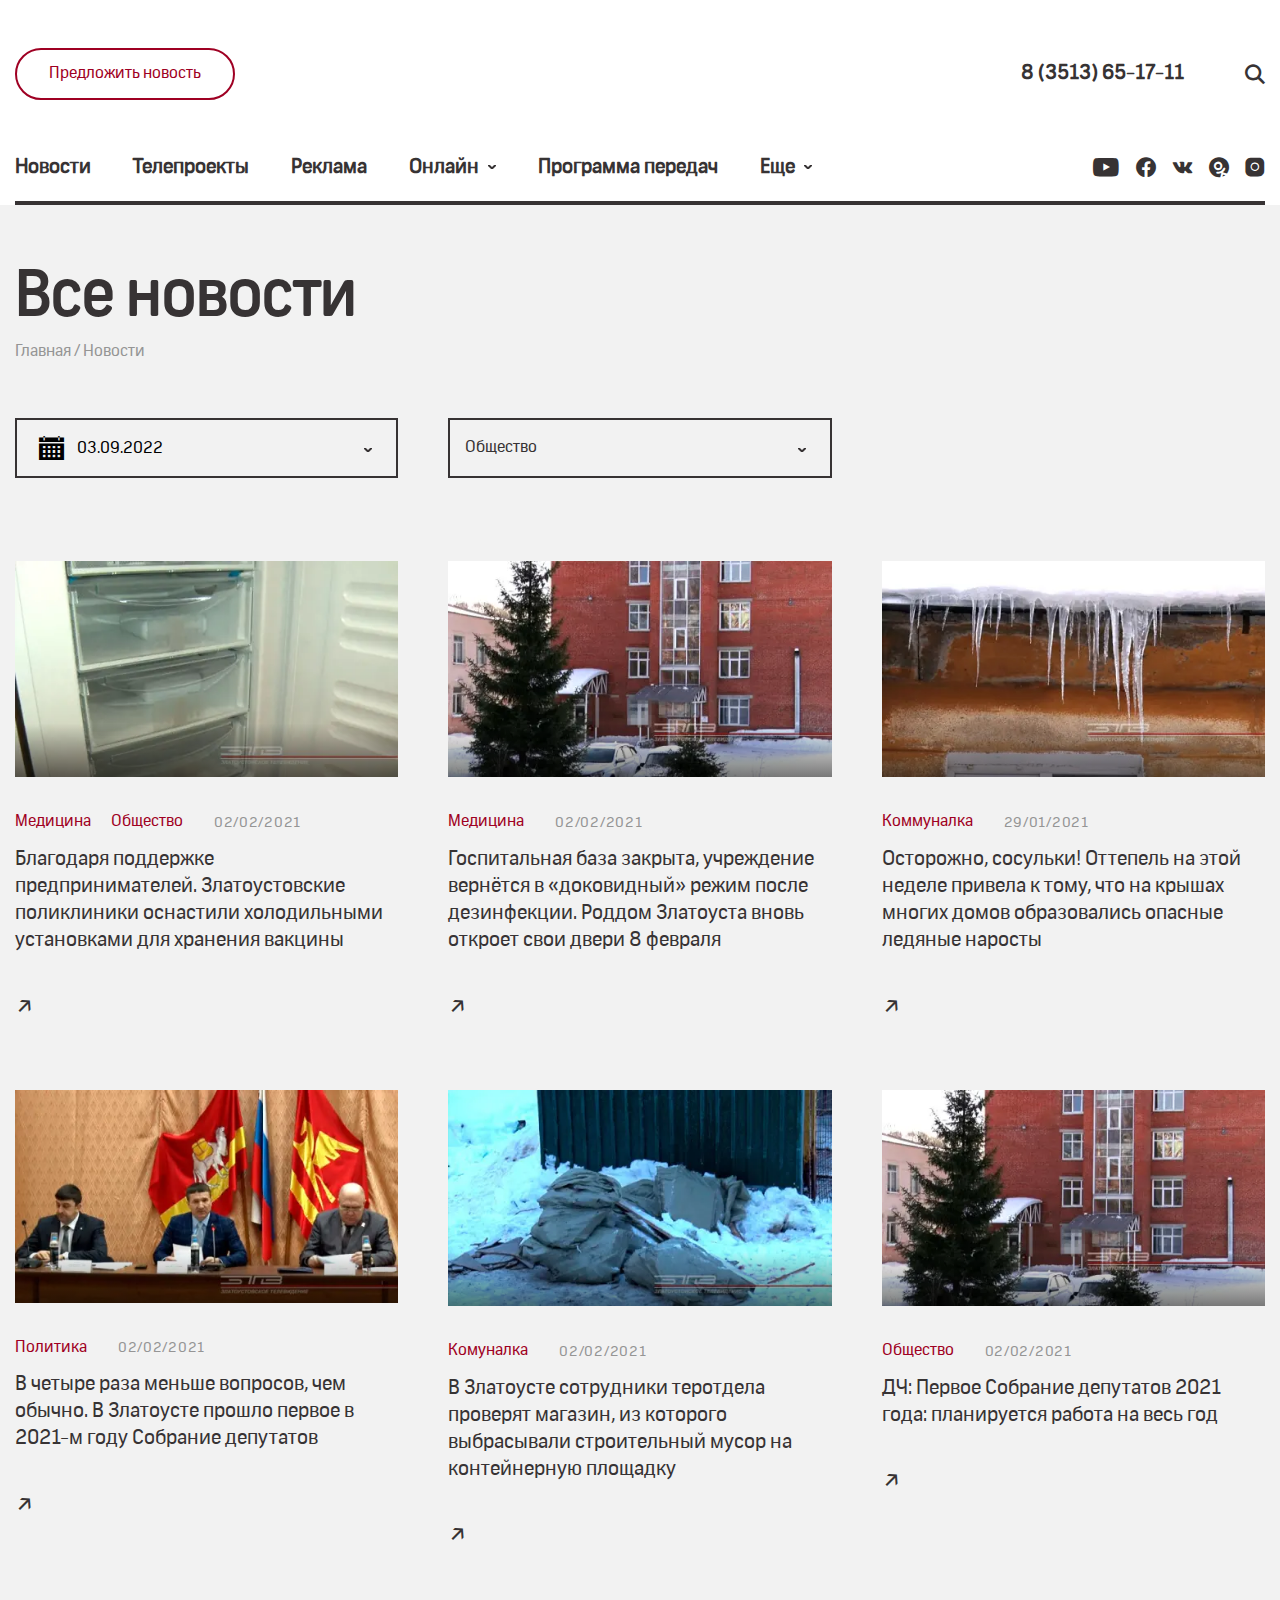
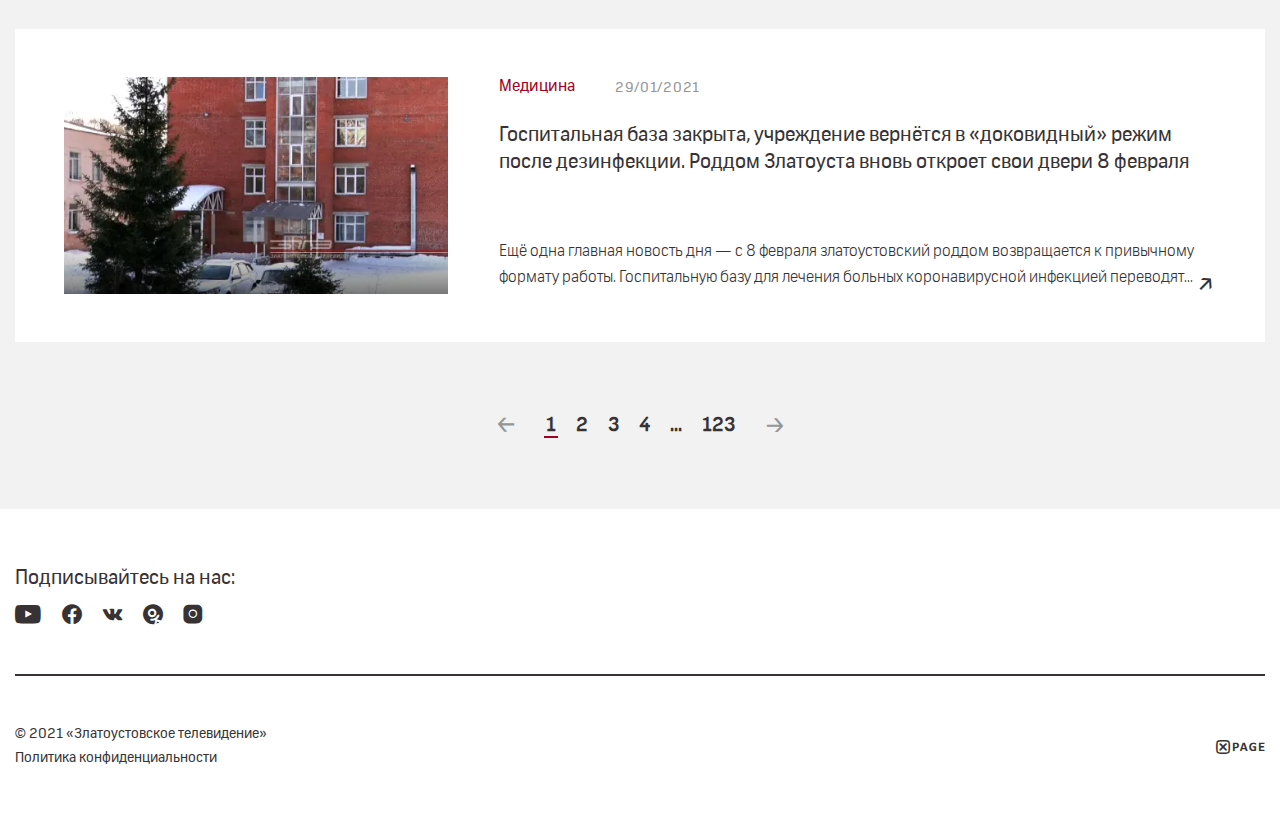
<file: index.html>
<!DOCTYPE html>
<html lang="ru">

<head>
	<title>Главная</title>
	<meta charset="UTF-8">
	<meta name="format-detection" content="telephone=no">
	<!-- <style>body{opacity: 0;}</style> -->
	<link rel="stylesheet" href="css/style.min.css?_v=20220904130216">
	<link rel="shortcut icon" href="favicon.ico">
	<!-- <meta name="robots" content="noindex, nofollow"> -->
	<meta name="viewport" content="width=device-width, initial-scale=1.0">
</head>

<body>
	<div class="wrapper">
		<header class="header">
			<div class="header__container">
				<div class="header__top top-header">
					<button type="submit" class="top-header_btn">Предложить новость</button>
					<div class="top-header__contacts">
						<a href="tel:83513651711" class="top-header__phone">8 (3513) 65-17-11</a>
						<button type="submit" class="top-header__search _icon-search"></button>
					</div>
				</div>
				<div class="header__main main-header">
					<nav class="main-header__navigation">
						<ul class="main-header__list" data-spollers>
							<li class="main-header__item"> <a href="#" class="main-header__link">Новости</a> </li>
							<li class="main-header__item"> <a href="#" class="main-header__link">Телепроекты</a> </li>
							<li class="main-header__item"> <a href="#" class="main-header__link">Реклама</a> </li>
							<li class="main-header__item"> <a href="#" class="main-header__link main-header__link_arrow" data-spoller>Онлайн</a>
								<ul class="main-header__sub-list">
									<li class="main-header__sub-item"><a href="#" class="main-header__sub-link">Спорт</a></li>
									<li class="main-header__sub-item"><a href="#" class="main-header__sub-link">Новости</a></li>
									<li class="main-header__sub-item"><a href="#" class="main-header__sub-link">Политика</a></li>
									<li class="main-header__sub-item"><a href="#" class="main-header__sub-link">Отдых</a></li>
								</ul>
							</li>
							<li class="main-header__item"> <a href="#" class="main-header__link">Программа передач</a></li>
							<li class="main-header__item"> <a href="#" class="main-header__link main-header__link_arrow" data-spoller>Еще</a>
								<ul class="main-header__sub-list">
									<li class="main-header__sub-item"><a href="#" class="main-header__sub-link">События</a></li>
									<li class="main-header__sub-item"><a href="#" class="main-header__sub-link">Акции</a></li>
									<li class="main-header__sub-item"><a href="#" class="main-header__sub-link">Криптовалюта</a></li>
									<li class="main-header__sub-item"><a href="#" class="main-header__sub-link">Инвестиции</a></li>
								</ul>
							</li>
						</ul>
					</nav>
					<div class="main-header__subscription">
						<div class="main-header__call">Подписывайтесь на нас:</div>
						<div class="main-header__socials">
							<a href="#" class="main-header__social _icon-youtube"></a>
							<a href="#" class="main-header__social _icon-facebook"></a>
							<a href="#" class="main-header__social _icon-vk"></a>
							<a href="#" class="main-header__social _icon-odnok"></a>
							<a href="#" class="main-header__social _icon-insta"></a>
						</div>
					</div>
					<button type="button" class="menu__icon icon-menu"><span></span></button>
				</div>

			</div>
		</header>

		<main class="page">
			<section class="page__main main-page">
				<div class="main-page__container">
					<h1 class="main-page__title">Все новости</h1>
					<div class="main-page__address">Главная / Новости </div>
					<div class="main-page__body">
						<form class="main-page__action">
							<div class="main-page__item _icon-kalendar">
								<input autocomplete="off" type="text" placeholder="03.09.2022" class="main-page__calendar " data-datepicker>
							</div>
							<div class="main-page__item">
								<select class="main-page__select" data-scroll>
									<option value="1" disabled>Медицина</option>
									<option value="2" selected>Общество</option>
									<option value="3">Коммуналка</option>
									<option value="4">Политика</option>
									<option value="5">Спорт</option>
									<option value="6">Вектор развития</option>
									<option value="7">Криптовалюта</option>
									<option value="8">Прогноз погоды</option>
								</select>
							</div>
						</form>
						<div class="main-page__news news-page">
							<article class="news-page__item">
								<a class="news-page__img" href="#"><picture><source srcset="img/main/01.webp" type="image/webp"><img src="img/main/01.jpg" alt="imgblog"></picture></a>
								<div class="news-page__tags">
									<a href="" class="news-page__category">Медицина</a>
									<a href="" class="news-page__category">Общество</a>
									<div class="news-page__data">02/02/2021</div>
								</div>
								<h2 class="news-page__heading">Благодаря поддержке предпринимателей. Златоустовские поликлиники оснастили холодильными установками для хранения вакцины</h2>
								<a href="#" class="news-page__link _icon-arrow-top"></a>
							</article>
							<article class="news-page__item">
								<a class="news-page__img" href="#"><picture><source srcset="img/main/02.webp" type="image/webp"><img src="img/main/02.jpg" alt="imgblog"></picture></a>
								<div class="news-page__tags">
									<a href="" class="news-page__category">Медицина</a>
									<div class="news-page__data">02/02/2021</div>
								</div>
								<h2 class="news-page__heading">Госпитальная база закрыта, учреждение вернётся в «доковидный» режим после дезинфекции. Роддом Златоуста вновь откроет свои двери 8 февраля</h2>
								<a href="#" class="news-page__link _icon-arrow-top"></a>
							</article>
							<article class="news-page__item">
								<a class="news-page__img" href="#"><picture><source srcset="img/main/03.webp" type="image/webp"><img src="img/main/03.jpg" alt="imgblog"></picture></a>
								<div class="news-page__tags">
									<a href="" class="news-page__category">Коммуналка</a>
									<div class="news-page__data">29/01/2021</div>
								</div>
								<h2 class="news-page__heading">Осторожно, сосульки! Оттепель на этой неделе привела к тому, что на крышах многих домов образовались опасные ледяные наросты</h2>
								<a href="#" class="news-page__link _icon-arrow-top"></a>
							</article>
							<article class="news-page__item">
								<a class="news-page__img" href="#"><picture><source srcset="img/main/04.webp" type="image/webp"><img src="img/main/04.jpg" alt="imgblog"></picture></a>
								<div class="news-page__tags">
									<a href="" class="news-page__category">Политика</a>
									<div class="news-page__data">02/02/2021</div>
								</div>
								<h2 class="news-page__heading">В четыре раза меньше вопросов, чем обычно. В Златоусте прошло первое в 2021-м году Собрание депутатов</h2>
								<a href="#" class="news-page__link _icon-arrow-top"></a>
							</article>
							<article class="news-page__item">
								<a class="news-page__img" href="#"><picture><source srcset="img/main/05.webp" type="image/webp"><img src="img/main/05.jpg" alt="imgblog"></picture></a>
								<div class="news-page__tags">
									<a href="" class="news-page__category">Комуналка</a>
									<div class="news-page__data">02/02/2021</div>
								</div>
								<h2 class="news-page__heading">В Златоусте сотрудники теротдела проверят магазин, из которого выбрасывали строительный мусор на контейнерную площадку</h2>
								<a href="#" class="news-page__link _icon-arrow-top"></a>
							</article>
							<article class="news-page__item">
								<a class="news-page__img" href="#"><picture><source srcset="img/main/06.webp" type="image/webp"><img src="img/main/06.jpg" alt="imgblog"></picture></a>
								<div class="news-page__tags">
									<a href="" class="news-page__category">Общество</a>
									<div class="news-page__data">02/02/2021</div>
								</div>
								<h2 class="news-page__heading">ДЧ: Первое Собрание депутатов 2021 года: планируется работа на весь год</h2>
								<a href="#" class="news-page__link _icon-arrow-top"></a>
							</article>
						</div>
					</div>
				</div>
			</section>
			<section class="main-page__bottom-news bottomnews-page">
				<div class="bottomnews-page__container">
					<div class="bottomnews-page__body">
						<a href="news.html" class="bottomnews-page__img"><picture><source srcset="img/main/02.webp" type="image/webp"><img src="img/main/02.jpg" alt="imgblog"></picture></a>
						<div class="bottomnews-page__content">
							<div class="bottomnews-page__tags">
								<div class="bottomnews-page__category">Медицина</div>
								<div class="bottomnews-page__data">29/01/2021</div>
							</div>
							<h2 class="bottomnews-page__heading">Госпитальная база закрыта, учреждение вернётся в «доковидный» режим после дезинфекции. Роддом Златоуста вновь откроет свои двери 8 февраля</h2>
							<div class="bottomnews-page__description">Ещё одна главная новость дня — с 8 февраля златоустовский роддом возвращается к привычному формату работы. Госпитальную базу для лечения больных коронавирусной инфекцией переводят...</div>
							<a href="news.html" class="bottomnews-page__link _icon-arrow-top"></a>
						</div>
					</div>
				</div>
			</section>
			<div class="main-page__number number-main">
				<div class="number-main__container">
					<div class="number-main__body">
						<a href="#" class="number-main__prev _icon-arrow"></a>
						<div class="number-main__numbers">
							<a href="#" class="number-main__number number-main__number_activ">1</a>
							<a href="#" class="number-main__number">2</a>
							<a href="#" class="number-main__number">3</a>
							<a href="#" class="number-main__number">4</a>
							<div class="number-main__numlist">...</div>
							<a href="#" class="number-main__number">123</a>
						</div>
						<a href="#" class="number-main__next _icon-arrow"></a>
					</div>
				</div>
			</div>
		</main>
		<footer class="footer">
			<div class="footer__container">
				<div class="footer__body">
					<div class="footer__subscription">
						<div class="footer__call">Подписывайтесь на нас:</div>
						<div class="footer__socials">
							<a href="" class="footer__social _icon-youtube"></a>
							<a href="" class="footer__social _icon-facebook"></a>
							<a href="" class="footer__social _icon-vk"></a>
							<a href="" class="footer__social _icon-odnok"></a>
							<a href="" class="footer__social _icon-insta"></a>
						</div>
					</div>
					<div class="footer__bottom">
						<div class="footer__copy">
							<div class="footer__copytext">© 2021 «Златоустовское телевидение»</div>
							<a href="#" class="footer__politika">Политика конфиденциальности</a>
						</div>
						<div class="footer__xpage _icon-xpage"></div>
					</div>
				</div>
			</div>
		</footer>
	</div>
	<!-- <div id="popup" aria-hidden="true" class="popup">
	<div class="popup__wrapper">
		<div class="popup__content">
			<button data-close type="button" class="popup__close">Закрыть</button>
			<div class="popup__text">
				Text
			</div>
		</div>
	</div>
</div> -->
	<script src="js/app.min.js?_v=20220904130216"></script>
</body>

</html>
</file>
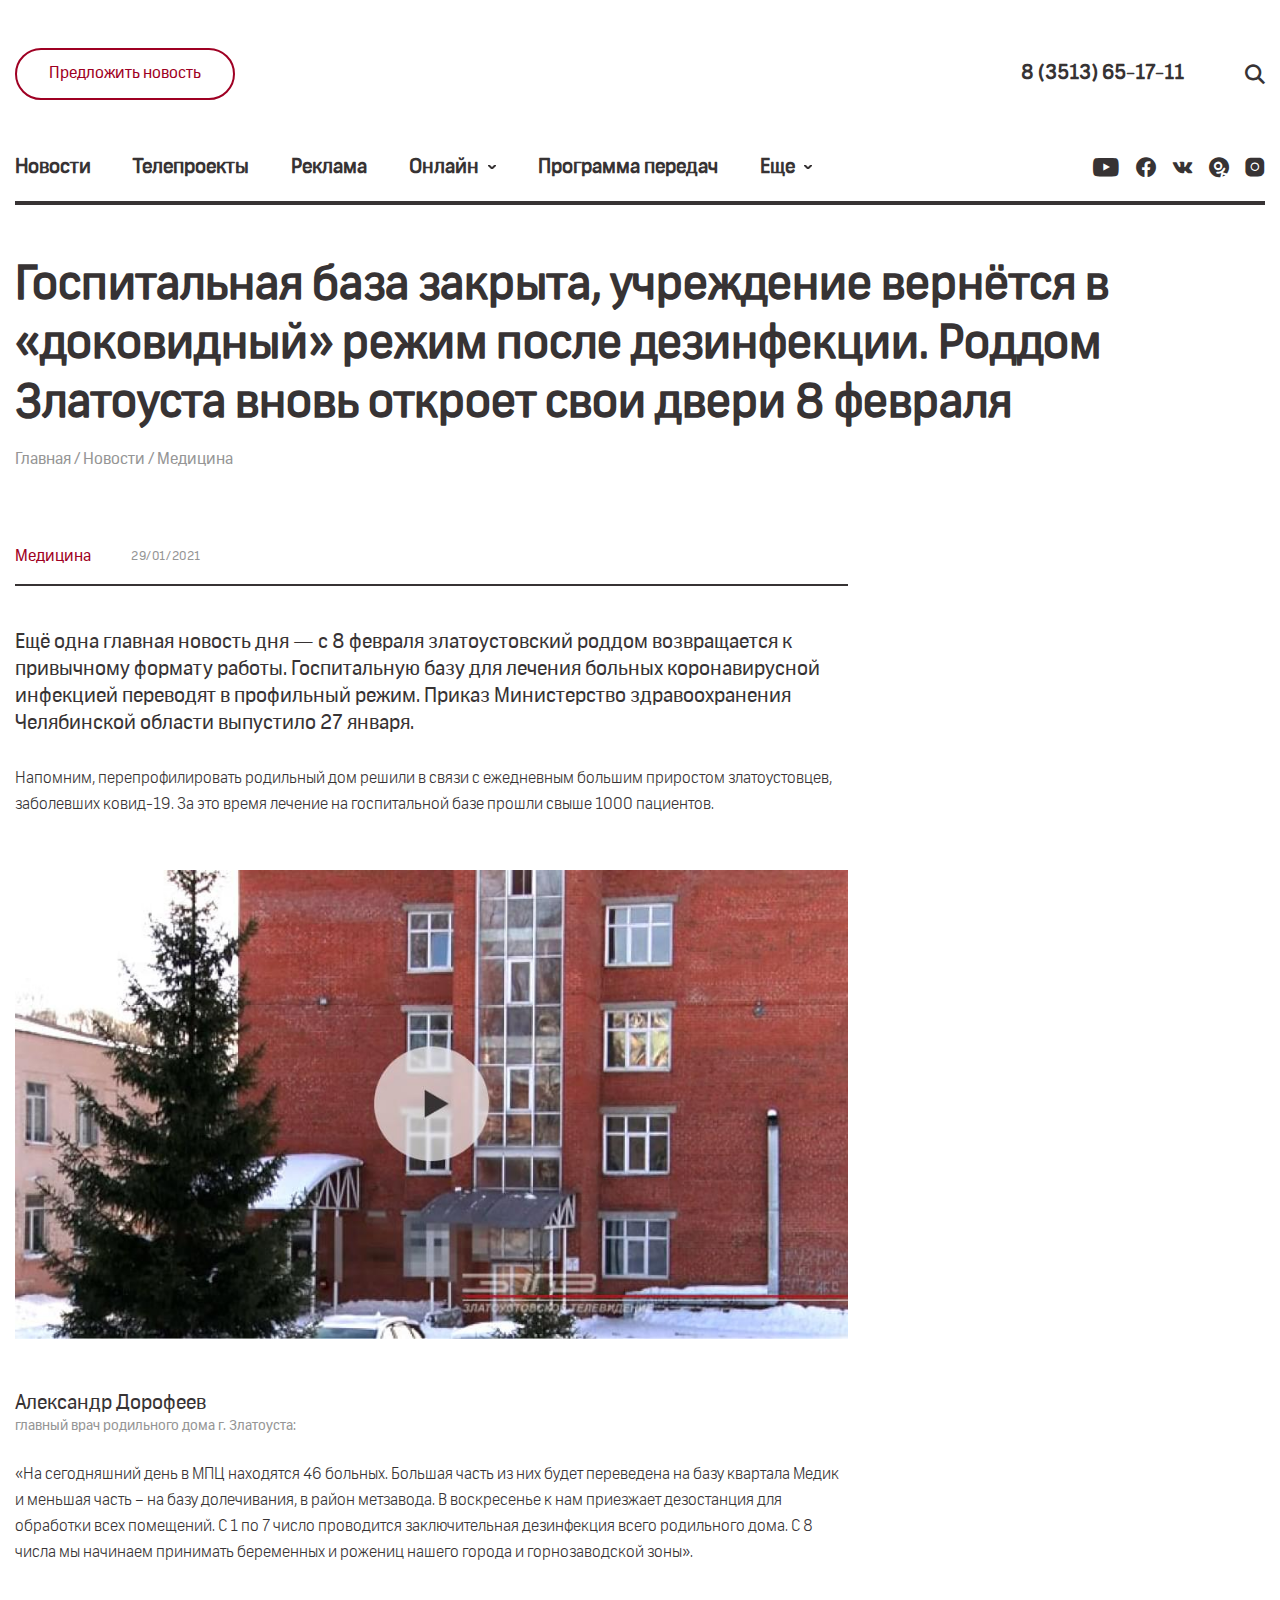
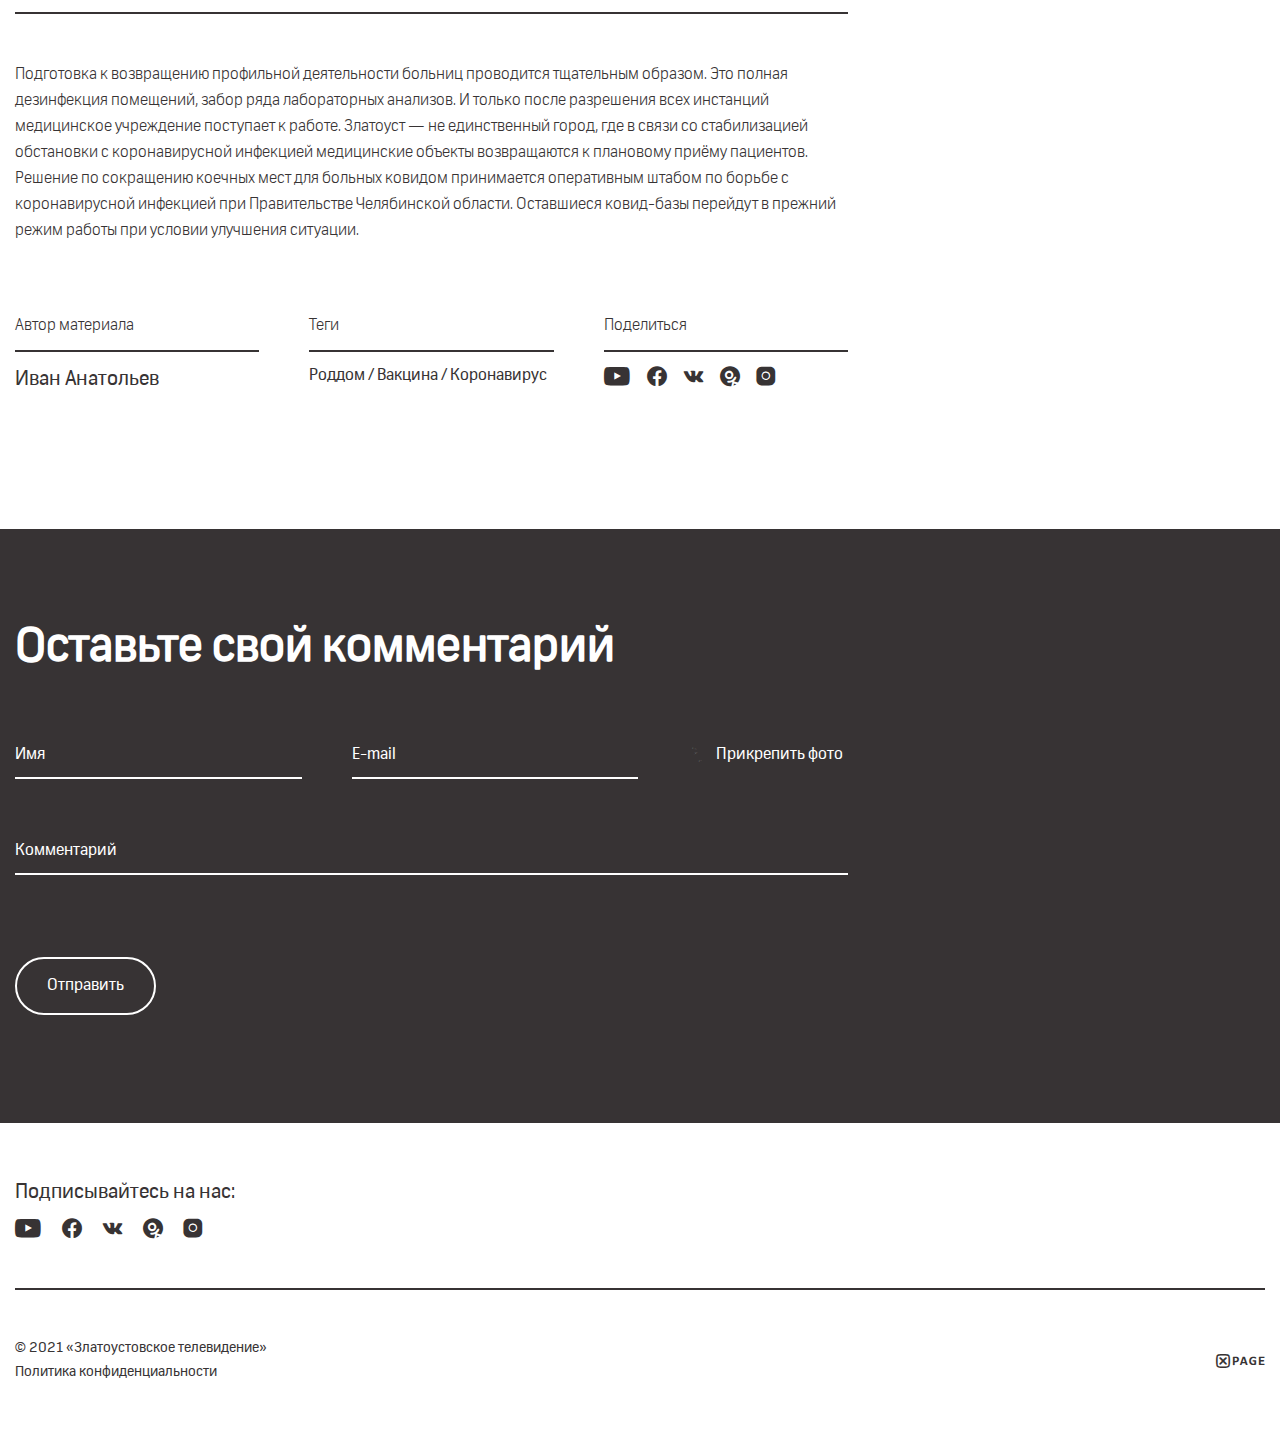
<file: news.html>
<!DOCTYPE html>
<html lang="ru">

<head>
	<title>News</title>
	<meta charset="UTF-8">
	<meta name="format-detection" content="telephone=no">
	<!-- <style>body{opacity: 0;}</style> -->
	<link rel="stylesheet" href="css/style.min.css?_v=20220904130216">
	<link rel="shortcut icon" href="favicon.ico">
	<!-- <meta name="robots" content="noindex, nofollow"> -->
	<meta name="viewport" content="width=device-width, initial-scale=1.0">
</head>

<body>
	<div class="wrapper">
		<header class="header">
			<div class="header__container">
				<div class="header__top top-header">
					<button type="submit" class="top-header_btn">Предложить новость</button>
					<div class="top-header__contacts">
						<a href="tel:83513651711" class="top-header__phone">8 (3513) 65-17-11</a>
						<button type="submit" class="top-header__search _icon-search"></button>
					</div>
				</div>
				<div class="header__main main-header">
					<nav class="main-header__navigation">
						<ul class="main-header__list" data-spollers>
							<li class="main-header__item"> <a href="#" class="main-header__link">Новости</a> </li>
							<li class="main-header__item"> <a href="#" class="main-header__link">Телепроекты</a> </li>
							<li class="main-header__item"> <a href="#" class="main-header__link">Реклама</a> </li>
							<li class="main-header__item"> <a href="#" class="main-header__link main-header__link_arrow" data-spoller>Онлайн</a>
								<ul class="main-header__sub-list">
									<li class="main-header__sub-item"><a href="#" class="main-header__sub-link">Спорт</a></li>
									<li class="main-header__sub-item"><a href="#" class="main-header__sub-link">Новости</a></li>
									<li class="main-header__sub-item"><a href="#" class="main-header__sub-link">Политика</a></li>
									<li class="main-header__sub-item"><a href="#" class="main-header__sub-link">Отдых</a></li>
								</ul>
							</li>
							<li class="main-header__item"> <a href="#" class="main-header__link">Программа передач</a></li>
							<li class="main-header__item"> <a href="#" class="main-header__link main-header__link_arrow" data-spoller>Еще</a>
								<ul class="main-header__sub-list">
									<li class="main-header__sub-item"><a href="#" class="main-header__sub-link">События</a></li>
									<li class="main-header__sub-item"><a href="#" class="main-header__sub-link">Акции</a></li>
									<li class="main-header__sub-item"><a href="#" class="main-header__sub-link">Криптовалюта</a></li>
									<li class="main-header__sub-item"><a href="#" class="main-header__sub-link">Инвестиции</a></li>
								</ul>
							</li>
						</ul>
					</nav>
					<div class="main-header__subscription">
						<div class="main-header__call">Подписывайтесь на нас:</div>
						<div class="main-header__socials">
							<a href="#" class="main-header__social _icon-youtube"></a>
							<a href="#" class="main-header__social _icon-facebook"></a>
							<a href="#" class="main-header__social _icon-vk"></a>
							<a href="#" class="main-header__social _icon-odnok"></a>
							<a href="#" class="main-header__social _icon-insta"></a>
						</div>
					</div>
					<button type="button" class="menu__icon icon-menu"><span></span></button>
				</div>

			</div>
		</header>

		<main class="news">
			<section class="news__main main-news">
				<div class="main-news__container">
					<div class="main-news__body">
						<h1 class="main-news__title">Госпитальная база закрыта, учреждение вернётся в «доковидный» режим после дезинфекции. Роддом Златоуста вновь откроет свои двери 8 февраля</h1>
						<div class="main-news__address">Главная / Новости / Медицина</div>
						<div class="main-news__block">
							<div class="main-news__tags">
								<div class="main-news__category">Медицина</div>
								<div class="main-news__data">29/01/2021</div>
							</div>
							<h2 class="main-news__description">Ещё одна главная новость дня — с 8 февраля златоустовский роддом возвращается к привычному формату работы. Госпитальную базу для лечения больных коронавирусной инфекцией переводят в профильный режим. Приказ Министерство здравоохранения Челябинской области выпустило 27 января.</h2>
							<div class="main-news__text">Напомним, перепрофилировать родильный дом решили в связи с ежедневным большим приростом златоустовцев, заболевших ковид-19. За это время лечение на госпитальной базе прошли свыше 1000 пациентов.</div>
							<div class="main-news__video">
								<video src="#" poster="img/news/main/video.jpg">

								</video>

							</div>
							<div class="main-news__man">
								<div class="main-news__auhor">Александр Дорофеев</div>
								<div class="main-news__post">главный врач родильного дома г. Златоуста:</div>
							</div>
							<div class="main-news__story">«На сегодняшний день в МПЦ находятся 46 больных. Большая часть из них будет переведена на базу квартала Медик и меньшая часть – на базу долечивания, в район метзавода. В воскресенье к нам приезжает дезостанция для обработки всех помещений. С 1 по 7 число проводится заключительная дезинфекция всего родильного дома. С 8 числа мы начинаем принимать беременных и рожениц нашего города и горнозаводской зоны».</div>
							<div class="main-news__endstory">Подготовка к возвращению профильной деятельности больниц проводится тщательным образом. Это полная дезинфекция помещений, забор ряда лабораторных анализов. И только после разрешения всех инстанций медицинское учреждение поступает к работе. Златоуст — не единственный город, где в связи со стабилизацией обстановки с коронавирусной инфекцией медицинские объекты возвращаются к плановому приёму пациентов. Решение по сокращению коечных мест для больных ковидом принимается оперативным штабом по борьбе с коронавирусной инфекцией при Правительстве Челябинской области. Оставшиеся ковид-базы перейдут в прежний режим работы при условии улучшения ситуации.</div>
							<div class="main-news__ending">
								<div class="main-news__item">
									<div class="main-news__key">Автор материала</div>
									<div class="main-news__value main-news__value_bold">Иван Анатольев</div>
								</div>
								<div class="main-news__item">
									<div class="main-news__key">Теги</div>
									<div class="main-news__value">Роддом / Вакцина / Коронавирус</div>
								</div>
								<div class="main-news__item">
									<div class="main-news__key">Поделиться</div>
									<div class="main-news__socilas">
										<a href="" class="main-news__social _icon-youtube"></a>
										<a href="" class="main-news__social _icon-facebook"></a>
										<a href="" class="main-news__social _icon-vk"></a>
										<a href="" class="main-news__social _icon-odnok"></a>
										<a href="" class="main-news__social _icon-insta"></a>
									</div>
								</div>
							</div>
						</div>
					</div>
				</div>
			</section>
			<section class="news__coment coment-news">
				<div class="coment-news__container">
					<form action="" class="coment-news__form">
						<h2 class="coment-news__title">Оставьте свой комментарий</h2>
						<div class="coment-news__row coment-news__row_1">
							<div class="coment-news__name"><input type="text" placeholder="Имя"></div>
							<div class="coment-news__email"><input type="email" placeholder="E-mail"></div>
							<label class="coment-news__file _icon-screpka">Прикрепить фото<input type="file"></label>
						</div>
						<div class="coment-news__row coment-news__row_2">
							<div class="coment-news__newcoment"><input type="text" placeholder="Комментарий"></div>
						</div>
						<div class="coment-news__row coment-news__row_3">
							<button type="submit" class="coment-news__btn">Отправить</button>
						</div>
					</form>
				</div>
			</section>
		</main>
		<div class="a" data-datepicker style="display: none;"></div>

		<footer class="footer">
			<div class="footer__container">
				<div class="footer__body">
					<div class="footer__subscription">
						<div class="footer__call">Подписывайтесь на нас:</div>
						<div class="footer__socials">
							<a href="" class="footer__social _icon-youtube"></a>
							<a href="" class="footer__social _icon-facebook"></a>
							<a href="" class="footer__social _icon-vk"></a>
							<a href="" class="footer__social _icon-odnok"></a>
							<a href="" class="footer__social _icon-insta"></a>
						</div>
					</div>
					<div class="footer__bottom">
						<div class="footer__copy">
							<div class="footer__copytext">© 2021 «Златоустовское телевидение»</div>
							<a href="#" class="footer__politika">Политика конфиденциальности</a>
						</div>
						<div class="footer__xpage _icon-xpage"></div>
					</div>
				</div>
			</div>
		</footer>
	</div>
	<!-- <div id="popup" aria-hidden="true" class="popup">
	<div class="popup__wrapper">
		<div class="popup__content">
			<button data-close type="button" class="popup__close">Закрыть</button>
			<div class="popup__text">
				Text
			</div>
		</div>
	</div>
</div> -->
	<script src="js/app.min.js?_v=20220904130216"></script>
</body>

</html>
</file>
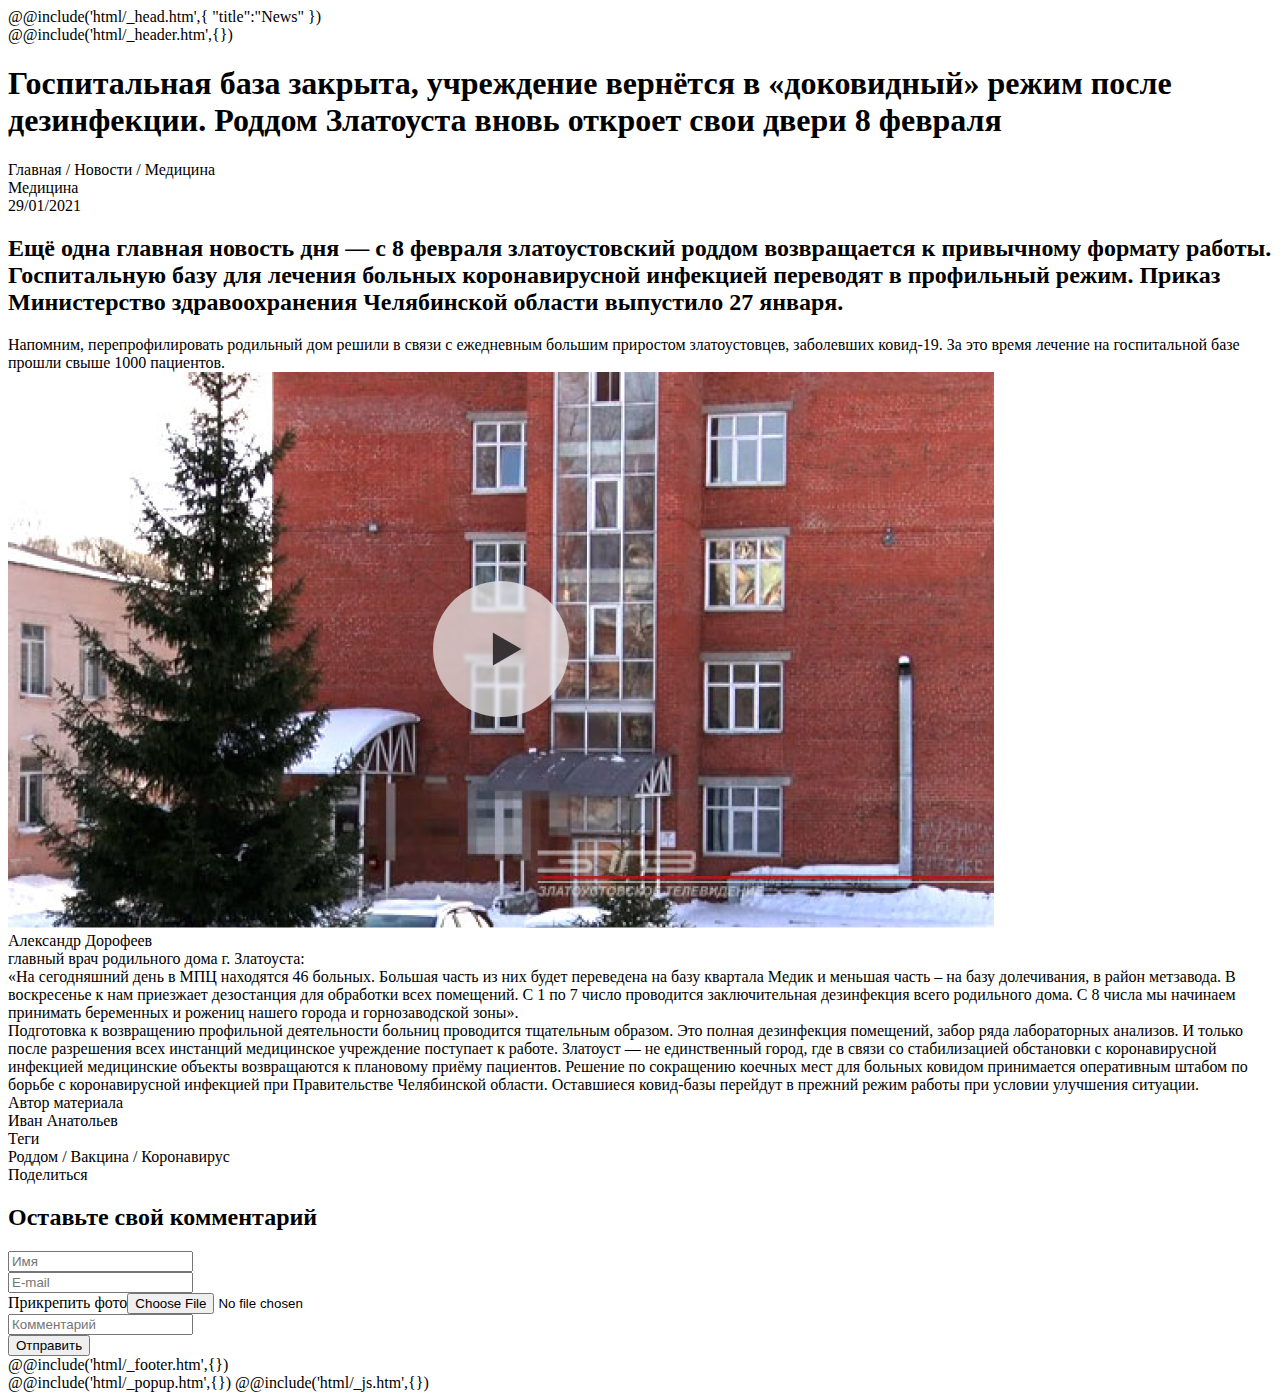
<file: src/news.html>
<!DOCTYPE html>
<html lang="ru">
	@@include('html/_head.htm',{
	"title":"News"
	})
	<body>
		<div class="wrapper">
			@@include('html/_header.htm',{})
			<main class="news">
				<section class="news__main main-news">
					<div class="main-news__container">
						<div class="main-news__body">
							<h1 class="main-news__title">Госпитальная база закрыта, учреждение вернётся в «доковидный» режим после дезинфекции. Роддом Златоуста вновь откроет свои двери 8 февраля</h1>
							<div class="main-news__address">Главная / Новости / Медицина</div>
							<div class="main-news__block">
								<div class="main-news__tags">
									<div class="main-news__category">Медицина</div>
									<div class="main-news__data">29/01/2021</div>
								</div>
								<h2 class="main-news__description">Ещё одна главная новость дня — с 8 февраля златоустовский роддом возвращается к привычному формату работы. Госпитальную базу для лечения больных коронавирусной инфекцией переводят в профильный режим. Приказ Министерство здравоохранения Челябинской области выпустило 27 января.</h2>
								<div class="main-news__text">Напомним, перепрофилировать родильный дом решили в связи с ежедневным большим приростом златоустовцев, заболевших ковид-19. За это время лечение на госпитальной базе прошли свыше 1000 пациентов.</div>
								<div class="main-news__video">
									<video src="#" poster="img/news/main/video.jpg">

									</video>

								</div>
								<div class="main-news__man">
									<div class="main-news__auhor">Александр Дорофеев</div>
									<div class="main-news__post">главный врач родильного дома г. Златоуста:</div>
								</div>
								<div class="main-news__story">«На сегодняшний день в МПЦ находятся 46 больных. Большая часть из них будет переведена на базу квартала Медик и меньшая часть – на базу долечивания, в район метзавода. В воскресенье к нам приезжает дезостанция для обработки всех помещений. С 1 по 7 число проводится заключительная дезинфекция всего родильного дома. С 8 числа мы начинаем принимать беременных и рожениц нашего города и горнозаводской зоны».</div>
								<div class="main-news__endstory">Подготовка к возвращению профильной деятельности больниц проводится тщательным образом. Это полная дезинфекция помещений, забор ряда лабораторных анализов. И только после разрешения всех инстанций медицинское учреждение поступает к работе. Златоуст — не единственный город, где в связи со стабилизацией обстановки с коронавирусной инфекцией медицинские объекты возвращаются к плановому приёму пациентов. Решение по сокращению коечных мест для больных ковидом принимается оперативным штабом по борьбе с коронавирусной инфекцией при Правительстве Челябинской области. Оставшиеся ковид-базы перейдут в прежний режим работы при условии улучшения ситуации.</div>
								<div class="main-news__ending">
									<div class="main-news__item">
										<div class="main-news__key">Автор материала</div>
										<div class="main-news__value main-news__value_bold">Иван Анатольев</div>
									</div>
									<div class="main-news__item">
										<div class="main-news__key">Теги</div>
										<div class="main-news__value">Роддом / Вакцина / Коронавирус</div>
									</div>
									<div class="main-news__item">
										<div class="main-news__key">Поделиться</div>
										<div class="main-news__socilas">
											<a href="" class="main-news__social _icon-youtube"></a>
											<a href="" class="main-news__social _icon-facebook"></a>
											<a href="" class="main-news__social _icon-vk"></a>
											<a href="" class="main-news__social _icon-odnok"></a>
											<a href="" class="main-news__social _icon-insta"></a>
										</div>
									</div>
								</div>
							</div>
						</div>
					</div>
				</section>
				<section class="news__coment coment-news">
					<div class="coment-news__container">
						<form action="" class="coment-news__form">
							<h2 class="coment-news__title">Оставьте свой комментарий</h2>
							<div class="coment-news__row coment-news__row_1">
								<div class="coment-news__name"><input type="text" placeholder="Имя"></div>
								<div class="coment-news__email"><input type="email" placeholder="E-mail"></div>
								<label class="coment-news__file _icon-screpka">Прикрепить фото<input type="file"></label>
							</div>
							<div class="coment-news__row coment-news__row_2">
								<div class="coment-news__newcoment"><input type="text" placeholder="Комментарий"></div>
							</div>
							<div class="coment-news__row coment-news__row_3">
								<button type="submit" class="coment-news__btn">Отправить</button>
							</div>
						</form>
					</div>
				</section>
			</main>
			<div class="a" data-datepicker style="display: none;"></div>

			@@include('html/_footer.htm',{})
		</div>
		@@include('html/_popup.htm',{})
		@@include('html/_js.htm',{})
	</body>
</html>
</file>
<file: css/style.min.css>
@charset "UTF-8";@import url(https://fonts.googleapis.com/css?family=Montserrat:regular&display=swap);@import url(https://fonts.googleapis.com/css?family=Barlow:regular&display=swap);@font-face{font-family:Frank;font-display:swap;src:url(../fonts/Frank-Regular.woff2) format("woff2"),url(../fonts/Frank-Regular.woff) format("woff");font-weight:400;font-style:normal}@font-face{font-family:icons;font-display:swap;src:url(../fonts/icons.woff2) format("woff2"),url(../fonts/icons.woff) format("woff");font-weight:400;font-style:normal}@font-face{font-family:Frank;font-display:swap;src:url(../fonts/Frank-Light.woff2) format("woff2"),url(../fonts/Frank-Light.woff) format("woff");font-weight:300;font-style:normal}[class*=_icon-]:before{font-family:icons;font-style:normal;font-weight:400;font-variant:normal;text-transform:none;line-height:1;-webkit-font-smoothing:antialiased;-moz-osx-font-smoothing:grayscale}[class*=_icon-]:before{display:block}._icon-arrow:before{content:"\e900"}._icon-arrow-top:before{content:"\e901"}._icon-facebook:before{content:"\e902"}._icon-insta:before{content:"\e903"}._icon-kalendar:before{content:"\e904"}._icon-odnok:before{content:"\e905"}._icon-screpka:before{content:"\e906"}._icon-search:before{content:"\e907"}._icon-vk:before{content:"\e908"}._icon-xpage:before{content:"\e909"}._icon-youtube:before{content:"\e90a"}*{padding:0;margin:0;border:0}*,:after,:before{-webkit-box-sizing:border-box;box-sizing:border-box}body,html{height:100%;min-width:320px}body{color:#373334;line-height:1;font-family:Frank;font-size:1.25rem;-ms-text-size-adjust:100%;-moz-text-size-adjust:100%;-webkit-text-size-adjust:100%;-webkit-font-smoothing:antialiased;-moz-osx-font-smoothing:grayscale}button,input,textarea{font-family:Frank;font-size:inherit}button{cursor:pointer;color:inherit;background-color:inherit}a{color:inherit}a:link,a:visited{text-decoration:none}a:hover{text-decoration:none}ul li{list-style:none}img{vertical-align:top}h1,h2,h3,h4,h5,h6{font-weight:inherit;font-size:inherit}.lock body{overflow:hidden;-ms-touch-action:none;touch-action:none}.wrapper{min-height:100%;display:-webkit-box;display:-ms-flexbox;display:flex;-webkit-box-orient:vertical;-webkit-box-direction:normal;-ms-flex-direction:column;flex-direction:column;overflow:hidden}.wrapper>main{-webkit-box-flex:1;-ms-flex:1 1 auto;flex:1 1 auto}.wrapper>*{min-width:0}[class*=__container]{max-width:94rem;-webkit-box-sizing:content-box;box-sizing:content-box;margin:0 auto;padding:0 .9375rem}input[type=email],input[type=tel],input[type=text],textarea{-webkit-appearance:none;-moz-appearance:none;appearance:none}.input{border-radius:0!important;width:100%;display:block;padding:0 20px;border:1px solid #eee}textarea.input{resize:none;padding:0 0}.select{position:relative;font-size:16px;line-height:135%}.select__body{position:relative}.select__title{color:inherit;text-align:left;border:2px solid #373334;background-color:transparent;cursor:pointer;width:100%;min-height:60px}.select__value{display:-webkit-box;display:-ms-flexbox;display:flex;-webkit-box-align:center;-ms-flex-align:center;align-items:center;height:1.875rem;padding:0 .9375rem;gap:.625rem}.select__value>*{-webkit-box-flex:1;-ms-flex:1 1 auto;flex:1 1 auto}.select__value:after{content:"";-ms-flex-item-align:stretch;-ms-grid-row-align:stretch;align-self:stretch;-webkit-box-flex:0;-ms-flex:0 0 10px;flex:0 0 10px;-webkit-transition:all .3s ease 0s;-o-transition:all .3s ease 0s;transition:all .3s ease 0s;display:-webkit-box;display:-ms-flexbox;display:flex;-webkit-box-pack:center;-ms-flex-pack:center;justify-content:center;-webkit-box-align:center;-ms-flex-align:center;align-items:center}._select-open .select__value:after{-webkit-transform:rotate(-180deg);-ms-transform:rotate(-180deg);transform:rotate(-180deg)}.select__value._select-pseudo-label::before{content:attr(data-pseudo-label);opacity:.5}.select__text{-webkit-box-flex:1;-ms-flex:1 1 auto;flex:1 1 auto}.select__input{width:100%;background-color:transparent;height:100%}.select__options{color:#000;position:absolute;top:58px;border-radius:0 0 4px 4px;min-width:100%;left:0;background-color:#fff;border-top:0;border:1px solid #d9d9d9;border-top:0;padding:10px 0 5px 0}.select__scroll{overflow-y:auto;overflow-x:hidden;max-height:150px}.select__scroll .simplebar-scrollbar{width:5px;background:#373334}.select__option{width:100%;text-align:left;cursor:pointer;padding:5px 15px;color:inherit}.select__option._select-selected{background-color:#eee}.select__row{display:-webkit-inline-box;display:-ms-inline-flexbox;display:inline-flex;-webkit-box-align:center;-ms-flex-align:center;align-items:center}.select._select-open{z-index:5}._select-tag{cursor:pointer}.qs-datepicker-container{margin:5px;font-size:12px;font-family:inherit;color:#373334;position:absolute;width:468px;display:-webkit-box;display:-ms-flexbox;display:flex;-webkit-box-orient:vertical;-webkit-box-direction:normal;-ms-flex-direction:column;flex-direction:column;z-index:9001;-webkit-user-select:none;-moz-user-select:none;-ms-user-select:none;user-select:none;overflow:hidden;background:#fff;-webkit-box-shadow:0 1.25em 1.25em -.9375em rgba(0,0,0,.3);box-shadow:0 1.25em 1.25em -.9375em rgba(0,0,0,.3);border-right:1px solid #fff;border-left:1px solid #f1ad70;padding:10.14px;border-radius:5.0687px}.qs-datepicker-container:after,.qs-datepicker-container:before{content:"";width:100%;height:2px;left:0;z-index:2;position:absolute;background-image:-webkit-gradient(linear,left top,right top,from(#f1ad70),to(#fffdf2));background-image:-o-linear-gradient(left,#f1ad70 0,#fffdf2 100%);background-image:linear-gradient(to right,#f1ad70 0,#fffdf2 100%)}.qs-datepicker-container:before{top:0}.qs-datepicker-container:after{bottom:0}.qs-datepicker-container *{-webkit-box-sizing:border-box;box-sizing:border-box}.qs-datepicker-container.qs-centered{position:fixed;top:50%;left:50%;-webkit-transform:translate(-50%,-50%);-ms-transform:translate(-50%,-50%);transform:translate(-50%,-50%)}.qs-datepicker-container.qs-hidden{display:none}.qs-datepicker .qs-overlay{position:absolute;top:0;left:0;background:rgba(0,0,0,.75);color:inherit;width:100%;height:100%;padding:.5em;z-index:1;opacity:1;-webkit-transition:opacity .3s;-o-transition:opacity .3s;transition:opacity .3s;display:-webkit-box;display:-ms-flexbox;display:flex;-webkit-box-orient:vertical;-webkit-box-direction:normal;-ms-flex-direction:column;flex-direction:column}.qs-datepicker .qs-overlay.qs-hidden{opacity:0;z-index:-1}.qs-datepicker .qs-overlay .qs-overlay-year{background:rgba(0,0,0,0);border:none;border-bottom:1px solid #fff;border-radius:0;color:inherit;font-size:.875em;padding:.25em 0;width:80%;text-align:center;margin:0 auto;display:block}.qs-datepicker .qs-overlay .qs-overlay-year::-webkit-inner-spin-button{-webkit-appearance:none}.qs-datepicker .qs-overlay .qs-close{padding:.5em;cursor:pointer;position:absolute;top:0;right:0}.qs-datepicker .qs-overlay .qs-submit{border:1px solid #fff;border-radius:.26392em;padding:.5em;margin:0 auto auto;cursor:pointer;background:hsla(0deg,0%,50.2%,.4)}.qs-datepicker .qs-overlay .qs-submit.qs-disabled{color:inherit;border-color:grey;cursor:not-allowed}.qs-datepicker .qs-overlay .qs-overlay-month-container{display:-webkit-box;display:-ms-flexbox;display:flex;-ms-flex-wrap:wrap;flex-wrap:wrap;-webkit-box-flex:1;-ms-flex-positive:1;flex-grow:1}.qs-datepicker .qs-overlay .qs-overlay-month{display:-webkit-box;display:-ms-flexbox;display:flex;-webkit-box-pack:center;-ms-flex-pack:center;justify-content:center;-webkit-box-align:center;-ms-flex-align:center;align-items:center;width:33.33333%;cursor:pointer;opacity:.5;-webkit-transition:opacity .15s;-o-transition:opacity .15s;transition:opacity .15s}.qs-datepicker .qs-overlay .qs-overlay-month.active,.qs-datepicker .qs-overlay .qs-overlay-month:hover{opacity:1}.qs-datepicker .qs-controls{font-weight:700;font-size:14px;width:100%;display:-webkit-box;display:-ms-flexbox;display:flex;-webkit-box-pack:justify;-ms-flex-pack:justify;justify-content:space-between;-webkit-box-align:center;-ms-flex-align:center;align-items:center;-webkit-box-flex:1;-ms-flex-positive:1;flex-grow:1;-ms-flex-negative:0;flex-shrink:0;background:#fff;color:inherit;-webkit-filter:blur(0);filter:blur(0);-webkit-transition:-webkit-filter .3s;transition:-webkit-filter .3s;-o-transition:filter .3s;transition:filter .3s;transition:filter .3s,-webkit-filter .3s}.qs-datepicker .qs-controls.qs-blur{-webkit-filter:blur(5px);filter:blur(5px)}.qs-datepicker .qs-arrow{height:1.5625em;width:1.5625em;position:relative;cursor:pointer;border-radius:.26392em;-webkit-transition:background .15s;-o-transition:background .15s;transition:background .15s}.qs-datepicker .qs-arrow:hover{background:rgba(0,0,0,.1)}.qs-datepicker .qs-arrow:hover.qs-left:after{border-right-color:#000}.qs-datepicker .qs-arrow:hover.qs-right:after{border-left-color:#000}.qs-datepicker .qs-arrow:after{content:"";border:.39062em solid transparent;position:absolute;top:50%;-webkit-transition:border .2s;-o-transition:border .2s;transition:border .2s}.qs-datepicker .qs-arrow.qs-left:after{border-right-color:grey;right:50%;-webkit-transform:translate(25%,-50%);-ms-transform:translate(25%,-50%);transform:translate(25%,-50%)}.qs-datepicker .qs-arrow.qs-right:after{border-left-color:grey;left:50%;-webkit-transform:translate(-25%,-50%);-ms-transform:translate(-25%,-50%);transform:translate(-25%,-50%)}.qs-datepicker .qs-month-year{font-weight:700;-webkit-transition:border .2s;-o-transition:border .2s;transition:border .2s;border-bottom:1px solid transparent;cursor:pointer}.qs-datepicker .qs-month-year:hover{border-bottom:1px solid grey}.qs-datepicker .qs-month-year:active:focus,.qs-datepicker .qs-month-year:focus{outline:0}.qs-datepicker .qs-month{padding-right:.5ex}.qs-datepicker .qs-year{padding-left:.5ex}.qs-datepicker .qs-squares{display:-webkit-box;display:-ms-flexbox;display:flex;color:inherit;-ms-flex-wrap:wrap;flex-wrap:wrap;padding:.3125em;-webkit-filter:blur(0);filter:blur(0);-webkit-transition:-webkit-filter .3s;transition:-webkit-filter .3s;-o-transition:filter .3s;transition:filter .3s;transition:filter .3s,-webkit-filter .3s}.qs-datepicker .qs-squares.qs-blur{-webkit-filter:blur(5px);filter:blur(5px)}.qs-datepicker .qs-square{width:14.28571%;height:1.5625em;display:-webkit-box;display:-ms-flexbox;display:flex;-webkit-box-align:center;-ms-flex-align:center;align-items:center;-webkit-box-pack:center;-ms-flex-pack:center;justify-content:center;cursor:pointer;-webkit-transition:background .1s;-o-transition:background .1s;transition:background .1s;border-radius:.26392em}.qs-datepicker .qs-square.qs-current{font-weight:700}.qs-datepicker .qs-square.qs-current span{text-decoration:underline}.qs-datepicker .qs-square.qs-active{background:#fff;color:#000}.qs-datepicker .qs-square.qs-range-date-start:not(.qs-range-date-6){border-top-right-radius:0;border-bottom-right-radius:0}.qs-datepicker .qs-square.qs-range-date-middle{background:#d4ebf2}.qs-datepicker .qs-square.qs-range-date-middle:not(.qs-range-date-0):not(.qs-range-date-6){border-radius:0}.qs-datepicker .qs-square.qs-range-date-middle.qs-range-date-0{border-top-right-radius:0;border-bottom-right-radius:0}.qs-datepicker .qs-square.qs-range-date-end:not(.qs-range-date-0),.qs-datepicker .qs-square.qs-range-date-middle.qs-range-date-6{border-top-left-radius:0;border-bottom-left-radius:0}.qs-datepicker .qs-square.qs-disabled span{opacity:.2}.qs-datepicker .qs-square.qs-empty{cursor:default}.qs-datepicker .qs-square.qs-disabled{cursor:not-allowed}.qs-datepicker .qs-square.qs-day{font-weight:500;font-size:12px;line-height:1.3333333333;position:relative;cursor:default;font-weight:700;color:#373334}.qs-datepicker .qs-square.qs-day::after{content:"";width:105%;height:2px;background:#373334;position:absolute;bottom:0;left:0}.qs-datepicker .qs-square:not(.qs-empty):not(.qs-disabled):not(.qs-day):not(.qs-active):hover{border-radius:50%;width:10px;height:10px;border:1px solid #373334}.qs-square{border-radius:50%;width:60px!important;height:60px!important;border:1px solid transparent;-webkit-transition:all .3s ease 0s;-o-transition:all .3s ease 0s;transition:all .3s ease 0s}.qs-datepicker .qs-event{position:relative}.qs-datepicker .qs-event:after{content:"";position:absolute;width:.46875em;height:.46875em;border-radius:50%;background:#07f;bottom:0;right:0}.qs-datepicker .qs-event.qs-disabled:after,.qs-datepicker .qs-event.qs-empty:after{background:#cce4ff}[class*=-ibg]{position:relative}[class*=-ibg] img{position:absolute;width:100%;height:100%;top:0;left:0;-o-object-fit:cover;object-fit:cover}[class*=-ibg_contain] img{-o-object-fit:contain;object-fit:contain}.header{position:relative}@supports (padding-top:clamp(2rem ,1.6705107084rem + 1.647446458vw ,3.25rem)){.header__top{padding-top:clamp(2rem ,1.6705107084rem + 1.647446458vw ,3.25rem)}}@supports not (padding-top:clamp(2rem ,1.6705107084rem + 1.647446458vw ,3.25rem)){.header__top{padding-top:calc(2rem + 1.25 * (100vw - 20rem)/ 75.875)}}@supports (padding-bottom:clamp(0.875rem ,0.5455107084rem + 1.647446458vw ,2.125rem)){.header__top{padding-bottom:clamp(.875rem ,.5455107084rem + 1.647446458vw ,2.125rem)}}@supports not (padding-bottom:clamp(0.875rem ,0.5455107084rem + 1.647446458vw ,2.125rem)){.header__top{padding-bottom:calc(.875rem + 1.25 * (100vw - 20rem)/ 75.875)}}.header__main{padding:24px 0}.top-header{display:-webkit-box;display:-ms-flexbox;display:flex;-webkit-box-pack:justify;-ms-flex-pack:justify;justify-content:space-between;-webkit-box-align:center;-ms-flex-align:center;align-items:center;gap:20px}.top-header_btn{border:2px solid #9f0023;border-radius:56px;font-weight:500;font-size:16px;line-height:1;color:#9f0023;padding:16px 32px}.top-header__contacts{display:-webkit-box;display:-ms-flexbox;display:flex;-webkit-box-align:center;-ms-flex-align:center;align-items:center;gap:61px}.top-header__phone{font-weight:700;font-size:20px;line-height:135%}.main-header{display:-webkit-box;display:-ms-flexbox;display:flex;-webkit-box-align:center;-ms-flex-align:center;align-items:center;-webkit-box-pack:justify;-ms-flex-pack:justify;justify-content:space-between;position:relative;gap:20px}.main-header::after{content:"";width:100%;position:absolute;bottom:0;left:0;height:4px;background:#373334}.main-header__list{display:-webkit-box;display:-ms-flexbox;display:flex;-webkit-box-align:center;-ms-flex-align:center;align-items:center;font-weight:700;line-height:135%}@supports (gap:clamp(1.25rem ,0.7887149918rem + 2.3064250412vw ,3rem)){.main-header__list{gap:clamp(1.25rem ,.7887149918rem + 2.3064250412vw ,3rem)}}@supports not (gap:clamp(1.25rem ,0.7887149918rem + 2.3064250412vw ,3rem)){.main-header__list{gap:calc(1.25rem + 1.75 * (100vw - 20rem)/ 75.875)}}.main-header__link{position:relative}.main-header__link::before{-webkit-transition:all .5s ease 0s;-o-transition:all .5s ease 0s;transition:all .5s ease 0s;content:"";position:absolute;bottom:-2px;left:0;width:0%;height:2px;background:0 0}.main-header__link:hover::before{width:100%;background:#000}.main-header__link_arrow{display:-webkit-box;display:-ms-flexbox;display:flex;-webkit-box-align:center;-ms-flex-align:center;align-items:center;gap:8.5px}.main-header__link_arrow::after{content:"";background:url(../img/header/arrow.svg) center no-repeat;width:8px;height:4px}.main-header__sub-list{position:absolute;background:#fff;z-index:2;padding:5px}.main-header__sub-list>:not(:last-child){margin-bottom:10px}.main-header__subscription{display:-webkit-box;display:-ms-flexbox;display:flex;-webkit-box-align:center;-ms-flex-align:center;align-items:center;gap:48px}.main-header__socials{display:-webkit-box;display:-ms-flexbox;display:flex;-webkit-box-align:center;-ms-flex-align:center;align-items:center;gap:16px}.main-header__social{-webkit-transition:all .3s ease 0s;-o-transition:all .3s ease 0s;transition:all .3s ease 0s}.main-header__social:hover{color:#9f0023}._active-menu{left:0;z-index:10}.icon-menu{display:none}.footer__subscription{padding-top:59px;padding-bottom:52px;position:relative}.footer__subscription::after{content:"";width:100%;background:#373334;height:2px;display:block;position:absolute;bottom:0;left:0}.footer__call:not(:last-child){margin-bottom:16px}.footer__socials{display:-webkit-box;display:-ms-flexbox;display:flex;gap:20px;-webkit-box-align:center;-ms-flex-align:center;align-items:center}.footer__social{-webkit-transition:all .3s ease 0s;-o-transition:all .3s ease 0s;transition:all .3s ease 0s}.footer__social:hover{color:#9f0023}.footer__bottom{padding-top:47px;padding-bottom:49px;font-size:14px;display:-webkit-box;display:-ms-flexbox;display:flex;-webkit-box-align:center;-ms-flex-align:center;align-items:center;-webkit-box-pack:justify;-ms-flex-pack:justify;justify-content:space-between;gap:15px}.footer__copytext{line-height:170%}.footer__politika{line-height:170%}.page{background:#f2f2f2}.main-page__title{font-weight:700;line-height:125%;padding-top:55px}@supports (font-size:clamp(1.875rem ,1.2160214168rem + 3.294892916vw ,4.375rem)){.main-page__title{font-size:clamp(1.875rem ,1.2160214168rem + 3.294892916vw ,4.375rem)}}@supports not (font-size:clamp(1.875rem ,1.2160214168rem + 3.294892916vw ,4.375rem)){.main-page__title{font-size:calc(1.875rem + 2.5 * (100vw - 20rem)/ 75.875)}}.main-page__title:not(:last-child){margin-bottom:5px}.main-page__address{font-size:16px;line-height:135%;color:#959595}.main-page__address:not(:last-child){margin-bottom:55px}.main-page__action{display:-ms-grid;display:grid;-ms-grid-columns:(1fr)[3];grid-template-columns:repeat(3,1fr);gap:50px}.main-page__action:not(:last-child){margin-bottom:83px}.main-page__item{position:relative}.main-page__item::before{top:30%;left:24px;position:absolute;font-size:25px;color:#000}.main-page__item::after{content:"";background:url(../img/header/arrow.svg) center no-repeat;position:absolute;top:50%;right:26px;width:8px;height:4px}.main-page__calendar{border:2px solid #373334;width:100%;font-size:16px;background:0 0;color:#000;outline:0;min-height:56px;padding:19px 26px 17px 60px}.news-page{display:-ms-grid;display:grid;-ms-grid-columns:(1fr)[3];grid-template-columns:repeat(3,1fr);-webkit-column-gap:50px;-moz-column-gap:50px;column-gap:50px;row-gap:74px;padding-bottom:85px}.news-page__item{text-align:center}.news-page__img{display:inline-block;text-align:center;position:relative}.news-page__img::before{content:"";background-image:-webkit-gradient(linear,left top,left bottom,color-stop(75.19%,rgba(0,0,0,0)),to(rgba(0,0,0,.53)));background-image:-o-linear-gradient(top,rgba(0,0,0,0) 75.19%,rgba(0,0,0,.53) 100%);background-image:linear-gradient(180deg,rgba(0,0,0,0) 75.19%,rgba(0,0,0,.53) 100%);position:absolute;width:100%;height:100%;top:0;left:0}.news-page__img img{max-width:100%}.news-page__img:not(:last-child){margin-bottom:35px}.news-page__tags{text-align:left;display:-webkit-box;display:-ms-flexbox;display:flex;gap:20px;-webkit-box-align:center;-ms-flex-align:center;align-items:center;-ms-flex-wrap:wrap;flex-wrap:wrap}.news-page__tags:not(:last-child){margin-bottom:.75rem}.news-page__category{font-size:16px;line-height:135%;color:#9f0023}.news-page__data{font-size:14px;line-height:115%;letter-spacing:.05em;text-transform:uppercase;color:#959595}.news-page__data:not(:first-child){margin-left:11px}.news-page__heading{text-align:left;font-weight:500;font-size:20px;line-height:1.35;color:#373334}@supports (margin-bottom:clamp(1.5625rem ,1.2165362438rem + 1.7298187809vw ,2.875rem)){.news-page__heading:not(:last-child){margin-bottom:clamp(1.5625rem ,1.2165362438rem + 1.7298187809vw ,2.875rem)}}@supports not (margin-bottom:clamp(1.5625rem ,1.2165362438rem + 1.7298187809vw ,2.875rem)){.news-page__heading:not(:last-child){margin-bottom:calc(1.5625rem + 1.3125 * (100vw - 20rem)/ 75.875)}}.news-page__link{text-align:left}.bottomnews-page__body{display:-ms-grid;display:grid;background:#fff}.bottomnews-page__img{display:-ms-inline-grid;display:inline-grid;-ms-grid-column-align:center;justify-self:center;text-align:center;position:relative;-ms-grid-row-align:start;align-self:start}.bottomnews-page__img::before{content:"";background-image:-webkit-gradient(linear,left top,left bottom,color-stop(75.19%,rgba(0,0,0,0)),to(rgba(0,0,0,.53)));background-image:-o-linear-gradient(top,rgba(0,0,0,0) 75.19%,rgba(0,0,0,.53) 100%);background-image:linear-gradient(180deg,rgba(0,0,0,0) 75.19%,rgba(0,0,0,.53) 100%);position:absolute;width:100%;height:100%;top:0;left:0}.bottomnews-page__img img{max-width:100%}.bottomnews-page__content{position:relative}.bottomnews-page__tags{text-align:left;display:-webkit-box;display:-ms-flexbox;display:flex;gap:20px;-webkit-box-align:center;-ms-flex-align:center;align-items:center;-ms-flex-wrap:wrap;flex-wrap:wrap}.bottomnews-page__tags:not(:last-child){margin-bottom:1.4375rem}.bottomnews-page__category{font-size:16px;line-height:135%;color:#9f0023}.bottomnews-page__data{font-size:14px;line-height:115%;letter-spacing:.05em;text-transform:uppercase;color:#959595}.bottomnews-page__data:not(:first-child){margin-left:20px}.bottomnews-page__heading{font-weight:500;font-size:20px;line-height:1.35}@supports (margin-bottom:clamp(2.5rem ,2.0057660626rem + 2.471169687vw ,4.375rem)){.bottomnews-page__heading:not(:last-child){margin-bottom:clamp(2.5rem ,2.0057660626rem + 2.471169687vw ,4.375rem)}}@supports not (margin-bottom:clamp(2.5rem ,2.0057660626rem + 2.471169687vw ,4.375rem)){.bottomnews-page__heading:not(:last-child){margin-bottom:calc(2.5rem + 1.875 * (100vw - 20rem)/ 75.875)}}.bottomnews-page__description{font-weight:300;font-size:16px;line-height:1.625}.bottomnews-page__link{position:absolute;right:0;bottom:0}.number-main__body{display:-webkit-box;display:-ms-flexbox;display:flex;-webkit-box-pack:center;-ms-flex-pack:center;justify-content:center;font-weight:700;font-size:20px;line-height:135%;-webkit-box-align:center;-ms-flex-align:center;align-items:center;gap:32px;padding:70px 0}.number-main__prev{color:#959595;font-size:14px}.number-main__numbers{display:-webkit-box;display:-ms-flexbox;display:flex;-webkit-box-align:center;-ms-flex-align:center;align-items:center;gap:20px}.number-main__number{line-height:135%}@supports (font-size:clamp(0.875rem ,0.7761532125rem + 0.4942339374vw ,1.25rem)){.number-main__number{font-size:clamp(.875rem ,.7761532125rem + .4942339374vw ,1.25rem)}}@supports not (font-size:clamp(0.875rem ,0.7761532125rem + 0.4942339374vw ,1.25rem)){.number-main__number{font-size:calc(.875rem + .375 * (100vw - 20rem)/ 75.875)}}.number-main__number_activ{position:relative}.number-main__number_activ::before{content:"";width:140%;position:absolute;bottom:0;left:-20%;height:2px;background:#9f0023}.number-main__next{-webkit-transform:rotate(180deg);-ms-transform:rotate(180deg);transform:rotate(180deg);color:#959595;font-size:14px}.main-news__container{padding-bottom:136px}.main-news__body{padding-top:52px}.main-news__title{font-weight:700;line-height:125%}@supports (font-size:clamp(1.875rem ,1.5125617792rem + 1.8121911038vw ,3.25rem)){.main-news__title{font-size:clamp(1.875rem ,1.5125617792rem + 1.8121911038vw ,3.25rem)}}@supports not (font-size:clamp(1.875rem ,1.5125617792rem + 1.8121911038vw ,3.25rem)){.main-news__title{font-size:calc(1.875rem + 1.375 * (100vw - 20rem)/ 75.875)}}.main-news__title:not(:last-child){margin-bottom:16px}.main-news__address{font-size:16px;line-height:135%;color:#959595}.main-news__address:not(:last-child){margin-bottom:75px}.main-news__tags{position:relative;padding-bottom:17px;display:-webkit-box;display:-ms-flexbox;display:flex;-webkit-box-align:center;-ms-flex-align:center;align-items:center;gap:40px}.main-news__tags::after{content:"";position:absolute;left:0;bottom:0;width:100%;height:2px;background:#373334}.main-news__category{font-size:16px;line-height:135%;color:#9f0023}.main-news__data{font-size:12px;line-height:115%;letter-spacing:.05em;text-transform:uppercase;color:#959595}.main-news__description{padding-top:43px;font-weight:500;font-size:20px;line-height:1.35}.main-news__description:not(:last-child){margin-bottom:29px}.main-news__text{font-weight:300;font-size:16px;line-height:26px}.main-news__text:not(:last-child){margin-bottom:52px}.main-news__video video{max-width:100%;-o-object-fit:cover;object-fit:cover}.main-news__video:not(:last-child){margin-bottom:47px}.main-news__man{display:-webkit-box;display:-ms-flexbox;display:flex;-webkit-box-orient:vertical;-webkit-box-direction:normal;-ms-flex-direction:column;flex-direction:column}.main-news__man:not(:last-child){margin-bottom:26px}.main-news__auhor{font-weight:500;font-size:20px;line-height:1.35}.main-news__post{font-size:14px;line-height:135%;color:#959595}.main-news__story{font-weight:300;font-size:16px;line-height:1.625;padding-bottom:48px;position:relative}.main-news__story::after{content:"";position:absolute;left:0;bottom:0;width:100%;height:2px;background:#373334}.main-news__story:not(:last-child){margin-bottom:48px}.main-news__endstory{font-weight:300;font-size:16px;line-height:1.625}.main-news__endstory:not(:last-child){margin-bottom:72px}.main-news__ending{display:-ms-grid;display:grid;-webkit-box-align:start;-ms-flex-align:start;align-items:start;gap:50px}.main-news__item{display:-webkit-box;display:-ms-flexbox;display:flex;-webkit-box-orient:vertical;-webkit-box-direction:normal;-ms-flex-direction:column;flex-direction:column}.main-news__key{font-weight:300;font-size:16px;line-height:135%;position:relative;padding-bottom:14px}.main-news__key::after{content:"";position:absolute;width:100%;left:0;bottom:0;height:2px;background:#373334}.main-news__value{padding-top:14px;font-weight:400;font-size:16px;line-height:135%}.main-news__value_bold{font-weight:500;font-size:20px;line-height:1.35}.main-news__socilas{padding-top:14px;display:-webkit-box;display:-ms-flexbox;display:flex;-webkit-box-align:center;-ms-flex-align:center;align-items:center;gap:16px}.main-news__social{-webkit-transition:all .3s ease 0s;-o-transition:all .3s ease 0s;transition:all .3s ease 0s}.main-news__social:hover{color:#9f0023}.coment-news{background:#373334}.coment-news__container{padding-top:90px;padding-bottom:108px}.coment-news__form{color:#fff;font-size:16px;-ms-grid-column-span:2;grid-column:span 2}.coment-news__title{font-weight:700;line-height:125%}@supports (font-size:clamp(1.625rem ,1.1966639209rem + 2.1416803954vw ,3.25rem)){.coment-news__title{font-size:clamp(1.625rem ,1.1966639209rem + 2.1416803954vw ,3.25rem)}}@supports not (font-size:clamp(1.625rem ,1.1966639209rem + 2.1416803954vw ,3.25rem)){.coment-news__title{font-size:calc(1.625rem + 1.625 * (100vw - 20rem)/ 75.875)}}.coment-news__title:not(:last-child){margin-bottom:54px}.coment-news__row{display:-webkit-box;display:-ms-flexbox;display:flex;gap:50px}.coment-news__row_1{margin-bottom:3rem}.coment-news__row_2{margin-bottom:82px}.coment-news__name{position:relative}.coment-news__name::after{content:"";position:absolute;left:0;bottom:0;width:100%;height:2px;background:#fff}.coment-news__email{position:relative}.coment-news__email::after{content:"";position:absolute;left:0;bottom:0;width:100%;height:2px;background:#fff}.coment-news__file{display:-webkit-box;display:-ms-flexbox;display:flex;-webkit-box-align:center;-ms-flex-align:center;align-items:center;gap:10px;min-width:10rem;cursor:pointer}.coment-news__file input{display:none}.coment-news__newcoment{-webkit-box-flex:1;-ms-flex:1 1 auto;flex:1 1 auto;position:relative}.coment-news__newcoment::after{content:"";position:absolute;left:0;bottom:0;width:100%;height:2px;background:#fff}.coment-news__btn{border:2px solid #fff;border-radius:56px;padding:17px 30px}input{background:0 0;color:inherit;min-height:48px;display:-webkit-box;display:-ms-flexbox;display:flex;-webkit-box-align:center;-ms-flex-align:center;align-items:center;outline:0;font-size:inherit;width:100%}input::-webkit-input-placeholder{color:inherit;font-size:inherit}input::-moz-placeholder{color:inherit;font-size:inherit}input:-ms-input-placeholder{color:inherit;font-size:inherit}input::-ms-input-placeholder{color:inherit;font-size:inherit}input::placeholder{color:inherit;font-size:inherit}[data-simplebar]{position:relative;-webkit-box-orient:vertical;-webkit-box-direction:normal;-ms-flex-direction:column;flex-direction:column;-ms-flex-wrap:wrap;flex-wrap:wrap;-webkit-box-pack:start;-ms-flex-pack:start;justify-content:flex-start;-ms-flex-line-pack:start;align-content:flex-start;-webkit-box-align:start;-ms-flex-align:start;align-items:flex-start}.simplebar-wrapper{overflow:hidden;width:inherit;height:inherit;max-width:inherit;max-height:inherit}.simplebar-mask{direction:inherit;position:absolute;overflow:hidden;padding:0;margin:0;left:0;top:0;bottom:0;right:0;width:auto!important;height:auto!important;z-index:0}.simplebar-offset{direction:inherit!important;-webkit-box-sizing:inherit!important;box-sizing:inherit!important;resize:none!important;position:absolute;top:0;left:0;bottom:0;right:0;padding:0;margin:0;-webkit-overflow-scrolling:touch}.simplebar-content-wrapper{direction:inherit;-webkit-box-sizing:border-box!important;box-sizing:border-box!important;position:relative;display:block;height:100%;width:auto;max-width:100%;max-height:100%;scrollbar-width:none;-ms-overflow-style:none}.simplebar-content-wrapper::-webkit-scrollbar,.simplebar-hide-scrollbar::-webkit-scrollbar{width:0;height:0}.simplebar-content:after,.simplebar-content:before{content:" ";display:table}.simplebar-placeholder{max-height:100%;max-width:100%;width:100%;pointer-events:none}.simplebar-height-auto-observer-wrapper{-webkit-box-sizing:inherit!important;box-sizing:inherit!important;height:100%;width:100%;max-width:1px;position:relative;float:left;max-height:1px;overflow:hidden;z-index:-1;padding:0;margin:0;pointer-events:none;-webkit-box-flex:inherit;-ms-flex-positive:inherit;flex-grow:inherit;-ms-flex-negative:0;flex-shrink:0;-ms-flex-preferred-size:0;flex-basis:0}.simplebar-height-auto-observer{-webkit-box-sizing:inherit;box-sizing:inherit;display:block;opacity:0;position:absolute;top:0;left:0;height:1000%;width:1000%;min-height:1px;min-width:1px;overflow:hidden;pointer-events:none;z-index:-1}.simplebar-track{z-index:1;position:absolute;right:0;bottom:0;pointer-events:none;overflow:hidden}[data-simplebar].simplebar-dragging .simplebar-content{pointer-events:none;-moz-user-select:none;-ms-user-select:none;user-select:none;-webkit-user-select:none}[data-simplebar].simplebar-dragging .simplebar-track{pointer-events:all}.simplebar-scrollbar{position:absolute;left:0;right:0;min-height:10px}.simplebar-scrollbar:before{position:absolute;content:"";background:#000;border-radius:7px;left:2px;right:2px;opacity:0;-webkit-transition:opacity .2s linear;-o-transition:opacity .2s linear;transition:opacity .2s linear}.simplebar-scrollbar.simplebar-visible:before{opacity:.5;-webkit-transition:opacity 0s linear;-o-transition:opacity 0s linear;transition:opacity 0s linear}.simplebar-track.simplebar-vertical{top:0;width:11px}.simplebar-track.simplebar-vertical .simplebar-scrollbar:before{top:2px;bottom:2px}.simplebar-track.simplebar-horizontal{left:0;height:11px}.simplebar-track.simplebar-horizontal .simplebar-scrollbar:before{height:100%;left:2px;right:2px}.simplebar-track.simplebar-horizontal .simplebar-scrollbar{right:auto;left:0;top:2px;height:7px;min-height:0;min-width:10px;width:auto}[data-simplebar-direction=rtl] .simplebar-track.simplebar-vertical{right:auto;left:0}.hs-dummy-scrollbar-size{direction:rtl;position:fixed;opacity:0;visibility:hidden;height:500px;width:500px;overflow-y:hidden;overflow-x:scroll}.simplebar-hide-scrollbar{position:fixed;left:0;visibility:hidden;overflow-y:scroll;scrollbar-width:none;-ms-overflow-style:none}@media (min-width:47.99875em){.bottomnews-page__body{-ms-grid-columns:(1fr)[3];grid-template-columns:repeat(3,1fr);padding:48px 49px}.bottomnews-page__content{-ms-grid-column-span:2;grid-column:span 2;padding-left:51px}.main-news__ending{-ms-grid-columns:(1fr)[3];grid-template-columns:repeat(3,1fr)}.coment-news__row{-webkit-box-align:center;-ms-flex-align:center;align-items:center}.coment-news__name{-webkit-box-flex:1;-ms-flex:1 1 338px;flex:1 1 338px}.coment-news__email{-webkit-box-flex:1;-ms-flex:1 1 338px;flex:1 1 338px}}@media (min-width:61.99875em){.main-news__block{display:-ms-grid;display:grid;-ms-grid-columns:(1fr)[3];grid-template-columns:repeat(3,1fr)}.main-news__block h2,.main-news__block>div{-ms-grid-column-span:2;grid-column:span 2}.coment-news__container{display:-ms-grid;display:grid;-ms-grid-columns:(1fr)[3];grid-template-columns:repeat(3,1fr)}}@media (max-width:65em){.main-header__item:last-child{display:none}}@media (max-width:650px){.icon-menu{display:block;position:relative;-webkit-box-flex:0;-ms-flex:0 0 30px;flex:0 0 30px;height:1.125rem;cursor:pointer;z-index:5}.icon-menu span,.icon-menu::after,.icon-menu::before{content:"";-webkit-transition:all .3s ease 0s;-o-transition:all .3s ease 0s;transition:all .3s ease 0s;right:0;position:absolute;width:100%;height:.125rem;background-color:#000}.icon-menu::before{top:0}.icon-menu::after{bottom:0}.icon-menu span{top:calc(50% - .0625rem)}.menu-open .icon-menu span{width:0}.menu-open .icon-menu::before{top:calc(50% - .0625rem);-webkit-transform:rotate(-45deg);-ms-transform:rotate(-45deg);transform:rotate(-45deg)}.menu-open .icon-menu::after{bottom:calc(50% - .0625rem);-webkit-transform:rotate(45deg);-ms-transform:rotate(45deg);transform:rotate(45deg)}}@media (max-width:81.5625em){.main-header__call{display:none}}@media (max-width:61.99875em){.main-page__action{-ms-grid-columns:(1fr)[2];grid-template-columns:repeat(2,1fr)}.news-page{-ms-grid-columns:(1fr)[2];grid-template-columns:repeat(2,1fr);-webkit-column-gap:40px;-moz-column-gap:40px;column-gap:40px;row-gap:54px}}@media (max-width:58.75em){.main-header__item:nth-last-child(2){display:none}}@media (max-width:47.99875em){.main-header__item:nth-last-child(3){display:none}.bottomnews-page__body{gap:30px;margin:0 -15px}.bottomnews-page__content{padding:0 15px}.main-news__key::after{width:70%}.coment-news__row_1{-webkit-box-orient:vertical;-webkit-box-direction:normal;-ms-flex-direction:column;flex-direction:column}}@media (max-width:41.875em){.main-page__action{-ms-grid-columns:1fr;grid-template-columns:1fr;gap:30px}.news-page{-ms-grid-columns:1fr;grid-template-columns:1fr}}@media (max-width:40.625em){.main-header::after{display:none}.main-header__navigation{position:fixed;top:0;left:-100%;height:100%;width:100%;background:rgba(0,0,0,.804);overflow-y:auto;-webkit-transition:all .3s ease 0s;-o-transition:all .3s ease 0s;transition:all .3s ease 0s}.main-header__list{padding:50px 20px;-webkit-box-orient:vertical;-webkit-box-direction:normal;-ms-flex-direction:column;flex-direction:column;-webkit-box-align:start;-ms-flex-align:start;align-items:flex-start;color:#fff;z-index:200;overflow-y:auto;display:-webkit-inline-box;display:-ms-inline-flexbox;display:inline-flex}.main-header__list>li{display:block!important}.main-header__link_arrow::after{-webkit-filter:invert(100%) sepia(0) saturate(0) hue-rotate(161deg) brightness(104%) contrast(104%);filter:invert(100%) sepia(0) saturate(0) hue-rotate(161deg) brightness(104%) contrast(104%)}.main-header__sub-list{background:0 0;position:relative}}@media (max-width:32.5em){.top-header{display:block}.top-header_btn{display:none}.top-header__contacts{-webkit-box-pack:justify;-ms-flex-pack:justify;justify-content:space-between}}@media (any-hover:hover){.select__option:hover{background:#d9d9d9}}
</file>
